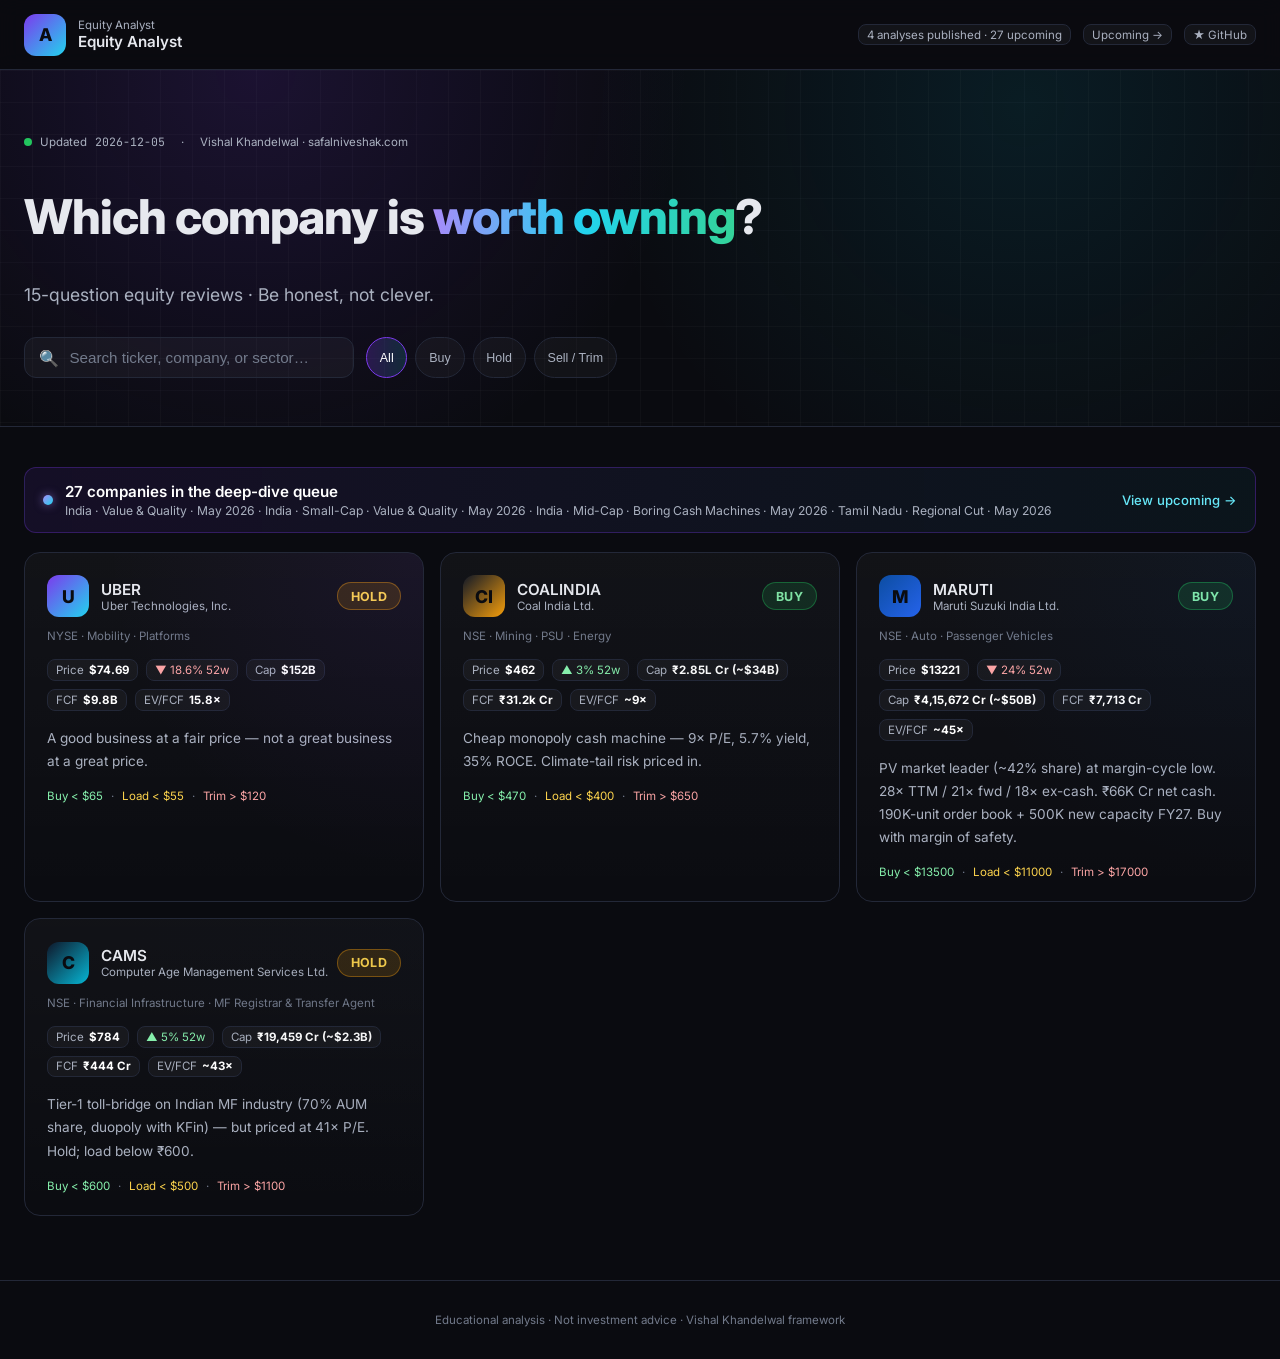
<file: index.html>
<!doctype html>
<html lang="en">
<head>
<meta charset="utf-8" />
<meta name="viewport" content="width=device-width,initial-scale=1" />
<title>Equity Analyst — Stock Picker</title>
<meta name="description" content="A 15-question equity review framework. Pick a stock to see the full analysis." />
<link rel="preconnect" href="https://fonts.googleapis.com">
<link rel="preconnect" href="https://fonts.gstatic.com" crossorigin>
<link href="https://fonts.googleapis.com/css2?family=Inter:wght@300;400;500;600;700;800&family=JetBrains+Mono:wght@400;600&display=swap" rel="stylesheet">
<link rel="stylesheet" href="./assets/css/styles.css">
</head>
<body>
<header class="site-header">
  <div class="container flex ai-c jc-b" style="padding:.85rem 1.5rem;">
    <div class="flex ai-c gap-3">
      <div class="logo" style="background:linear-gradient(135deg,#7c3aed,#22d3ee);">A</div>
      <div>
        <div class="text-xs text-soft">Equity Analyst</div>
        <div class="text-base font-semibold" id="siteTitle">Equity Analyst</div>
      </div>
    </div>
    <div class="flex ai-c gap-3 text-xs text-soft">
      <span id="stockCount" class="stat-pill">— tickers covered</span>
      <a href="./upcoming.html" class="stat-pill" title="Stocks queued for analysis">Upcoming →</a>
      <a href="https://github.com/hariragu/Analyst" target="_blank" class="stat-pill" title="Source on GitHub">★ GitHub</a>
    </div>
  </div>
</header>

<section class="grid-bg" style="border-bottom:1px solid var(--border);">
  <div class="container" style="padding:4rem 1.5rem 3rem;">
    <div class="flex ai-c gap-2 text-xs text-soft mb-3">
      <span class="pulse-dot"></span> Updated <span class="mono" id="lastUpdated"></span>
      <span style="margin:0 .5rem;">·</span> <span id="siteFramework">Vishal Khandelwal · safalniveshak.com</span>
    </div>
    <h1 class="text-5xl font-extrabold tracking-tight leading-tight">
      Which company is <span class="gradient-text">worth owning</span>?
    </h1>
    <p class="mt-3 text-lg text-soft" style="max-width:48rem;" id="siteTagline">A 15-question, three-section investigation across Business, Management, and Price. Pick a stock to read the full analysis.</p>

    <div class="grid md:cols-2 gap-3 mt-8" style="max-width:42rem;">
      <div class="search-box">
        <span class="text-mute">🔍</span>
        <input id="search" type="text" placeholder="Search ticker, company, or sector…" autocomplete="off" />
      </div>
      <div id="filters" class="flex gap-2" style="flex-wrap:wrap;">
        <button class="filter-chip active" data-filter="all">All</button>
        <button class="filter-chip" data-filter="buy">Buy</button>
        <button class="filter-chip" data-filter="hold">Hold</button>
        <button class="filter-chip" data-filter="sell">Sell / Trim</button>
      </div>
    </div>
  </div>
</section>

<main class="container" style="padding:2.5rem 1.5rem 4rem;">
  <div id="upcomingBanner"></div>
  <div id="grid" class="grid md:cols-2 lg:cols-3 gap-4"></div>
  <div id="empty" class="text-center text-mute" style="display:none; padding:2rem;">No matches.</div>
</main>

<footer class="text-center text-xs text-mute" style="padding:2rem 0; border-top:1px solid var(--border);">
  Educational analysis · Not investment advice · <a href="https://safalniveshak.com" target="_blank" class="underline">Vishal Khandelwal framework</a>
</footer>

<script>document.getElementById('lastUpdated').textContent = new Date().toISOString().slice(0,10);</script>
<script type="module" src="./assets/js/index-renderer.js"></script>
</body>
</html>
</file>
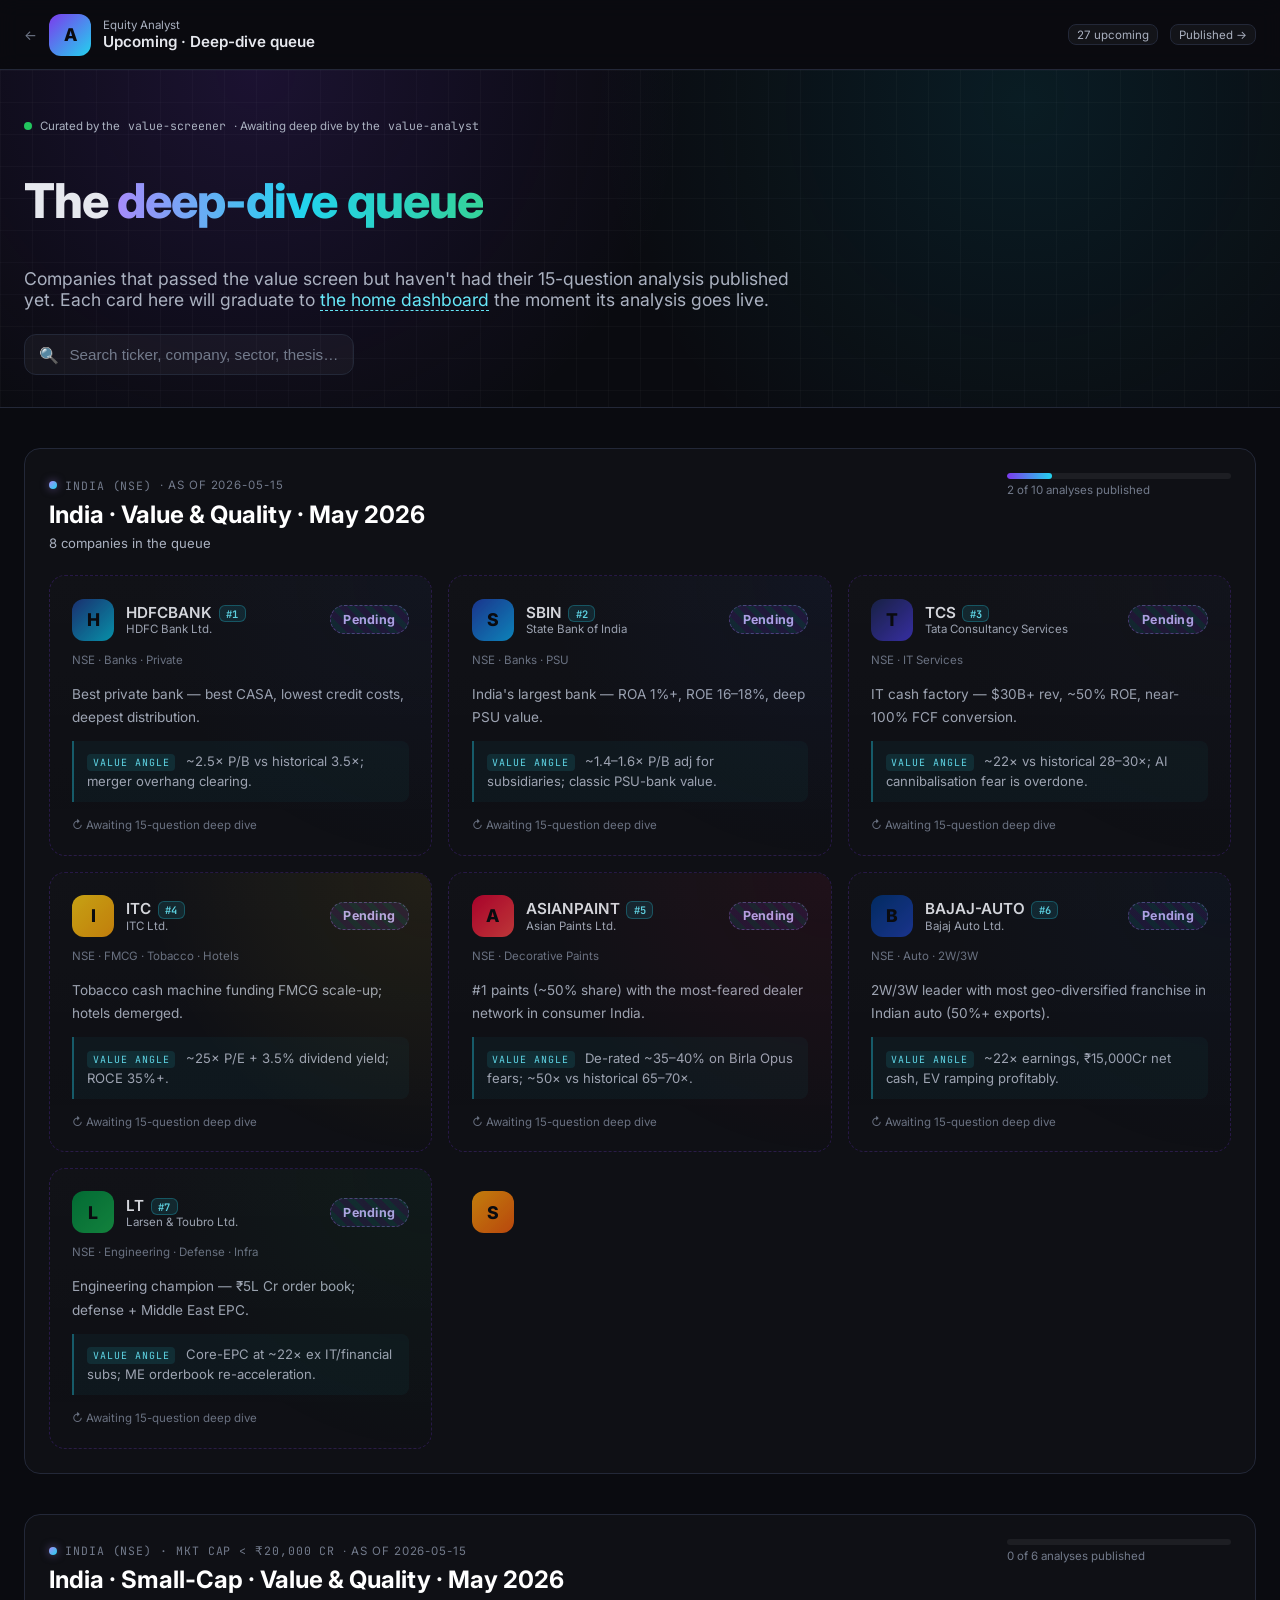
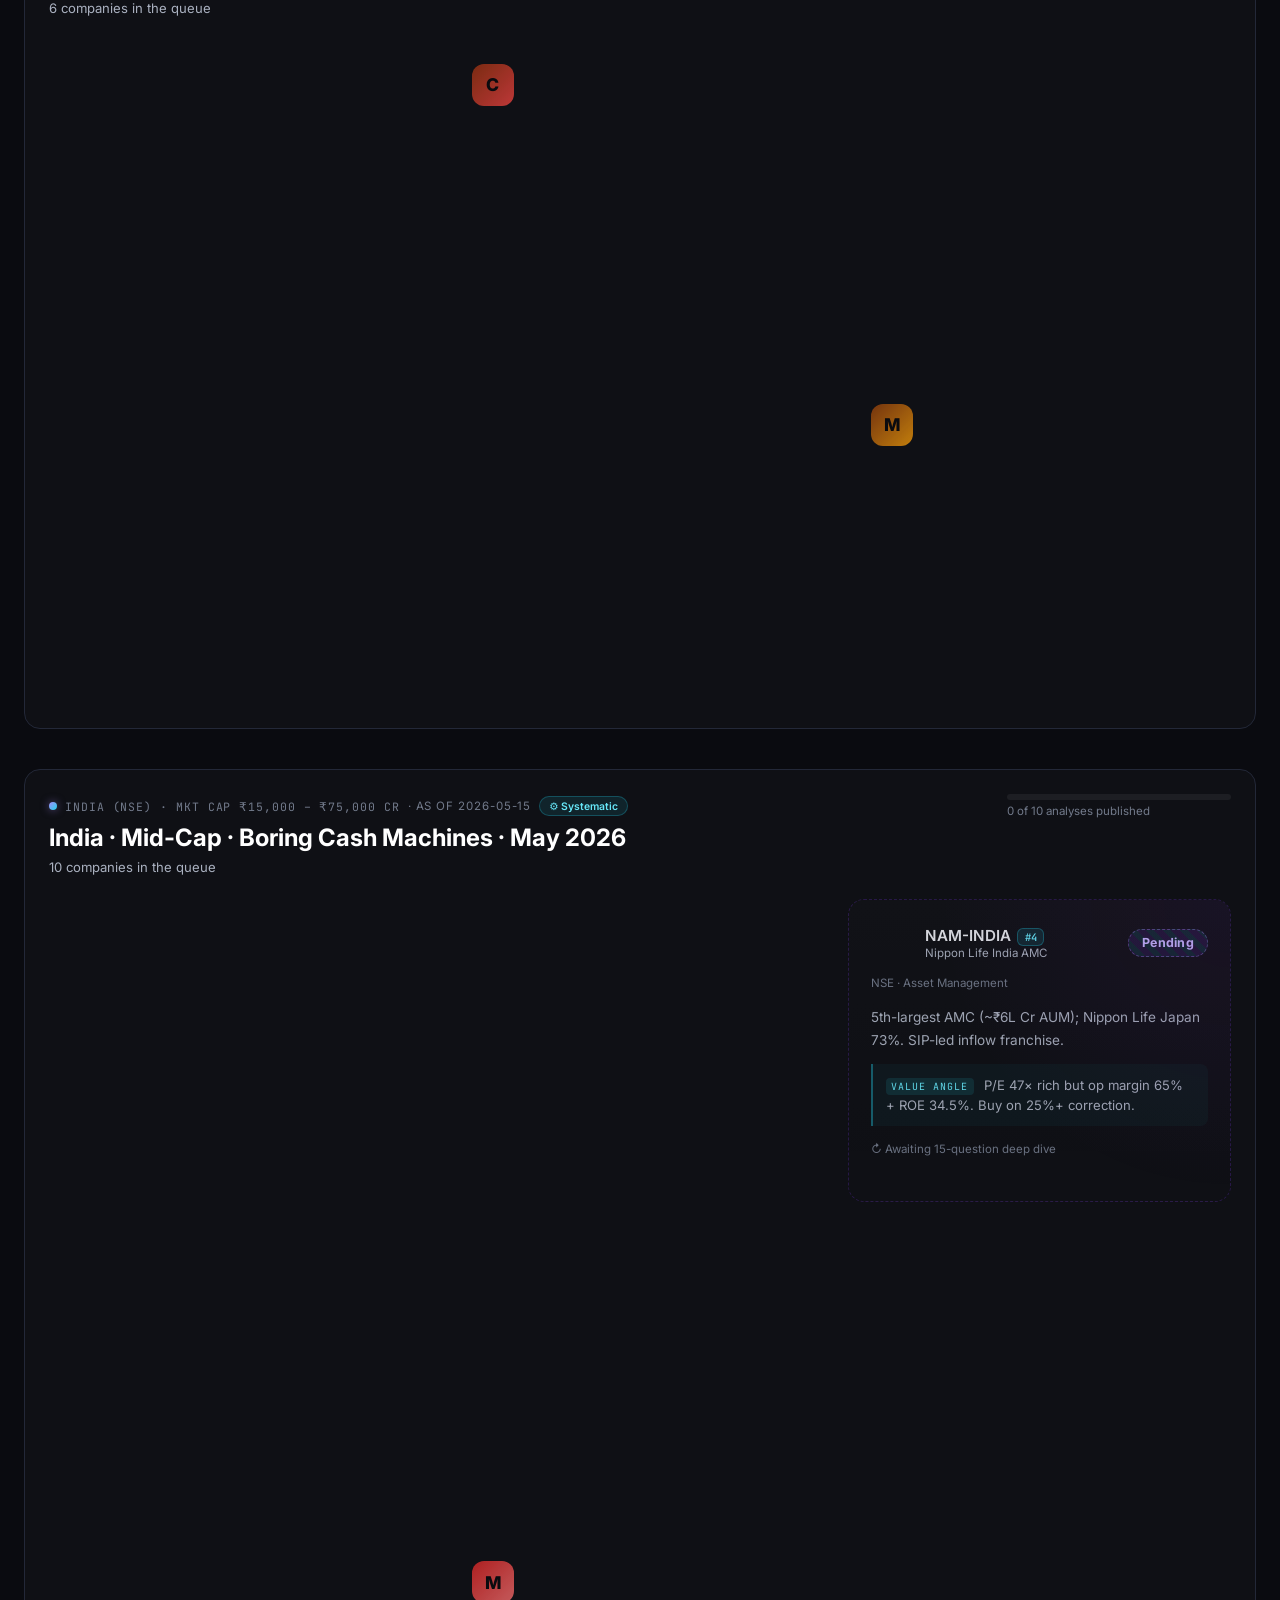
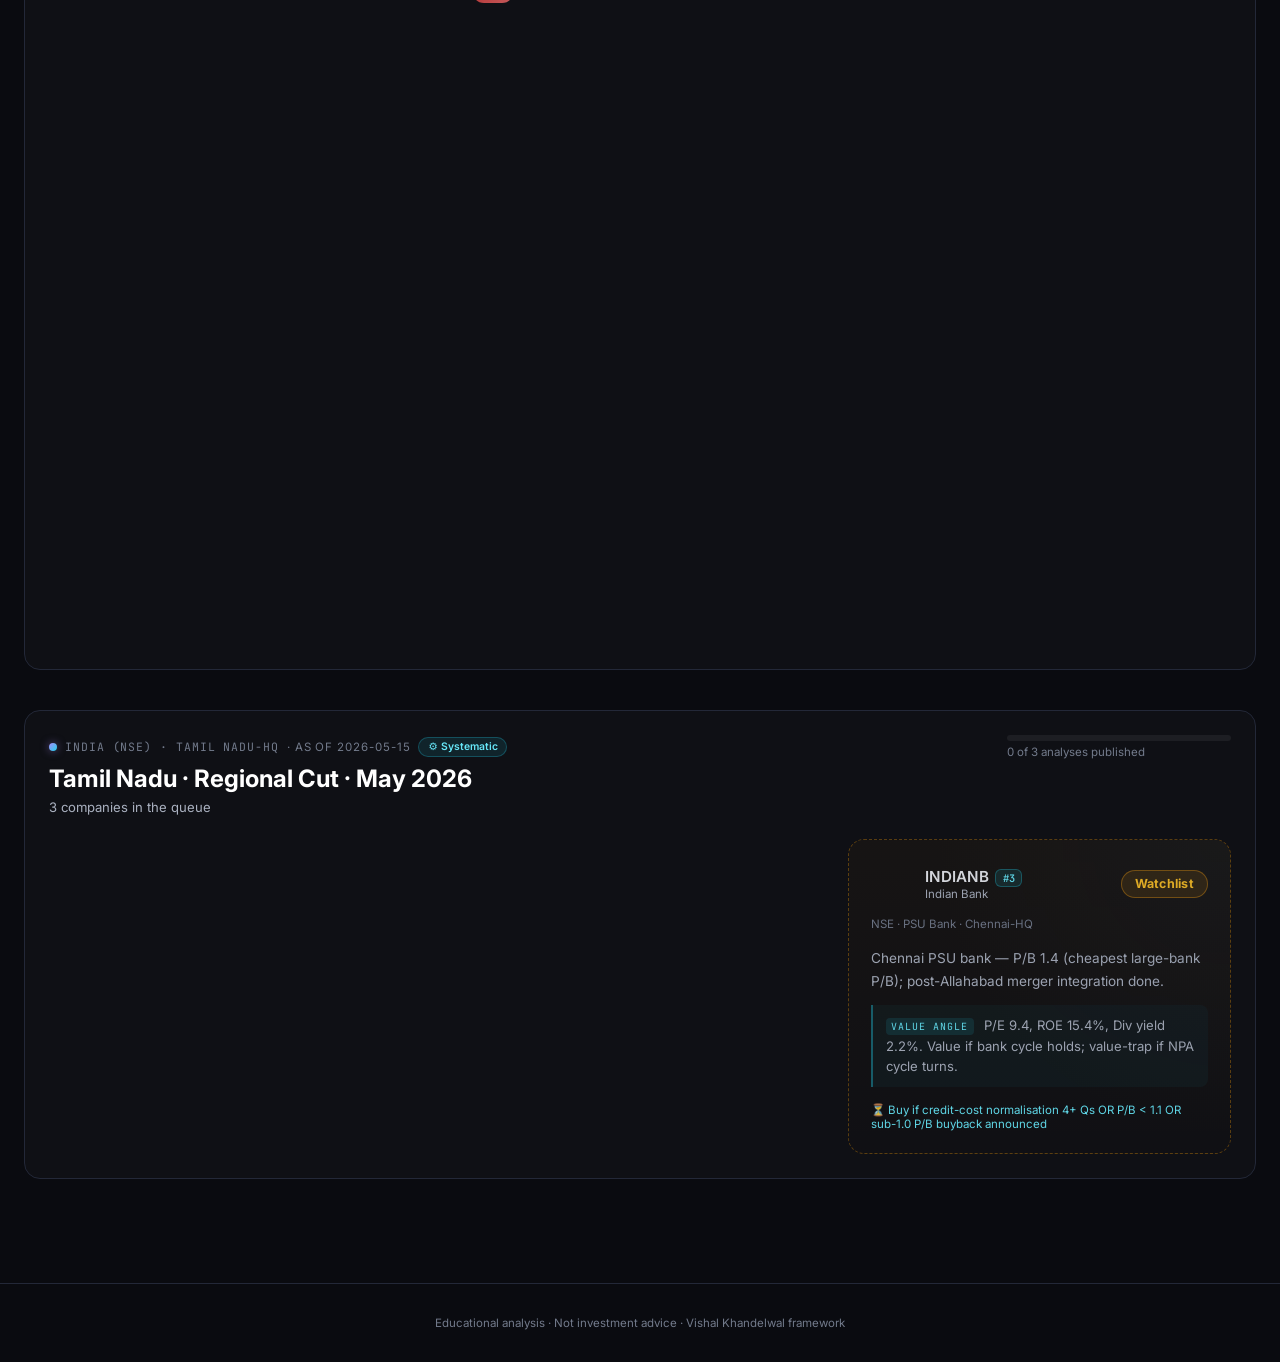
<file: upcoming.html>
<!doctype html>
<html lang="en">
<head>
<meta charset="utf-8" />
<meta name="viewport" content="width=device-width,initial-scale=1" />
<title>Upcoming Analyses — Equity Analyst</title>
<meta name="description" content="Companies queued for the 15-question deep-dive analysis. Curated by screen." />
<link rel="preconnect" href="https://fonts.googleapis.com">
<link rel="preconnect" href="https://fonts.gstatic.com" crossorigin>
<link href="https://fonts.googleapis.com/css2?family=Inter:wght@300;400;500;600;700;800&family=JetBrains+Mono:wght@400;600&display=swap" rel="stylesheet">
<link rel="stylesheet" href="./assets/css/styles.css">
</head>
<body>
<header class="site-header">
  <div class="container flex ai-c jc-b" style="padding:.85rem 1.5rem;">
    <div class="flex ai-c gap-3">
      <a href="./index.html" class="text-mute text-sm" title="Back to published analyses">&larr;</a>
      <div class="logo" style="background:linear-gradient(135deg,#7c3aed,#22d3ee);">A</div>
      <div>
        <div class="text-xs text-soft">Equity Analyst</div>
        <div class="text-base font-semibold">Upcoming · Deep-dive queue</div>
      </div>
    </div>
    <div class="flex ai-c gap-3 text-xs text-soft">
      <span id="upcomingCount" class="stat-pill">— upcoming</span>
      <a href="./index.html" class="stat-pill" title="Published analyses">Published →</a>
    </div>
  </div>
</header>

<section class="grid-bg" style="border-bottom:1px solid var(--border);">
  <div class="container" style="padding:3rem 1.5rem 2rem;">
    <div class="flex ai-c gap-2 text-xs text-soft mb-3">
      <span class="pulse-dot"></span> Curated by the <span class="mono">value-screener</span> · Awaiting deep dive by the <span class="mono">value-analyst</span>
    </div>
    <h1 class="text-5xl font-extrabold tracking-tight leading-tight">
      The <span class="gradient-text">deep-dive queue</span>
    </h1>
    <p class="mt-3 text-lg text-soft" style="max-width:48rem;">
      Companies that passed the value screen but haven't had their 15-question analysis published yet.
      Each card here will graduate to <a href="./index.html" class="text-cyan" style="border-bottom:1px dashed currentColor;">the home dashboard</a> the moment its analysis goes live.
    </p>

    <div class="grid md:cols-2 gap-3 mt-6" style="max-width:42rem;">
      <div class="search-box">
        <span class="text-mute">🔍</span>
        <input id="search" type="text" placeholder="Search ticker, company, sector, thesis…" autocomplete="off" />
      </div>
    </div>
  </div>
</section>

<main class="container" style="padding:2.5rem 1.5rem 4rem;">
  <div id="screenList"></div>
  <div id="empty" class="text-center text-mute" style="display:none; padding:2rem;">No matches.</div>
</main>

<footer class="text-center text-xs text-mute" style="padding:2rem 0; border-top:1px solid var(--border);">
  Educational analysis · Not investment advice · <a href="https://safalniveshak.com" target="_blank" class="underline">Vishal Khandelwal framework</a>
</footer>

<script type="module" src="./assets/js/upcoming-renderer.js"></script>
</body>
</html>
</file>
<file: assets/css/styles.css>
:root{
  --bg:#0a0b10; --bg-soft:#10131c; --bg-card:#151926; --border:#232838;
  --ink:#e6e8ee; --ink-soft:#aab1c0; --ink-mute:#727a8b;
  --accent:#7c3aed; --accent-2:#06b6d4; --pos:#22c55e; --neg:#ef4444; --warn:#f59e0b;
}
*{ box-sizing:border-box; }
html,body{ margin:0; background:var(--bg); color:var(--ink); font-family:'Inter', system-ui, sans-serif; -webkit-font-smoothing:antialiased; }
.mono{ font-family:'JetBrains Mono', monospace; }
a{ color:inherit; text-decoration:none; }

.gradient-text{ background:linear-gradient(90deg,#a78bfa,#22d3ee,#34d399); -webkit-background-clip:text; background-clip:text; color:transparent; }
.glass{ background:linear-gradient(180deg,rgba(255,255,255,0.03),rgba(255,255,255,0.01)); border:1px solid var(--border); backdrop-filter: blur(10px); border-radius:14px; }
.grid-bg{
  background-image:
    radial-gradient(circle at 20% 0%, rgba(124,58,237,0.15), transparent 40%),
    radial-gradient(circle at 80% 10%, rgba(6,182,212,0.10), transparent 40%),
    linear-gradient(rgba(255,255,255,0.025) 1px, transparent 1px),
    linear-gradient(90deg, rgba(255,255,255,0.025) 1px, transparent 1px);
  background-size: auto, auto, 32px 32px, 32px 32px;
}

.chip{ display:inline-flex; align-items:center; gap:.35rem; padding:.18rem .55rem; border-radius:999px; font-size:.72rem; border:1px solid var(--border); background:rgba(255,255,255,.03); color:var(--ink-soft); font-weight:500; }
.chip.pos{ color:#86efac; border-color:rgba(34,197,94,.35); background:rgba(34,197,94,.08); }
.chip.neg{ color:#fca5a5; border-color:rgba(239,68,68,.35); background:rgba(239,68,68,.08); }
.chip.warn{ color:#fcd34d; border-color:rgba(245,158,11,.35); background:rgba(245,158,11,.08); }

.verdict-pill{ font-weight:700; letter-spacing:.02em; padding:.35rem .8rem; border-radius:999px; font-size:.78rem; display:inline-block; }
.badge-buy { background:rgba(34,197,94,.15); color:#86efac; border:1px solid rgba(34,197,94,.4); }
.badge-hold{ background:rgba(245,158,11,.15); color:#fcd34d; border:1px solid rgba(245,158,11,.4); }
.badge-sell{ background:rgba(239,68,68,.15); color:#fca5a5; border:1px solid rgba(239,68,68,.4); }

.qcard{ border-left:3px solid var(--accent); transition: transform .25s ease, border-color .25s; }
.qcard:hover{ transform: translateY(-2px); border-color: var(--accent-2); }
.qnum{ font-family:'JetBrains Mono', monospace; font-weight:600; color:var(--accent-2); font-size:.85rem; }

.scorebar{ height:8px; background:#1c2030; border-radius:999px; overflow:hidden; }
.scorebar > span{ display:block; height:100%; background:linear-gradient(90deg,#7c3aed,#22d3ee); }

.navlink{ color:var(--ink-mute); border-left:2px solid transparent; padding:.35rem .7rem; display:block; font-size:.82rem; }
.navlink:hover{ color:var(--ink); }
.navlink.active{ color:#fff; border-left-color:var(--accent); background:linear-gradient(90deg, rgba(124,58,237,.15), transparent); }

table.kv{ width:100%; border-collapse:collapse; }
table.kv td{ padding:.5rem .25rem; border-bottom:1px dashed var(--border); font-size:.88rem; }
table.kv td:last-child{ text-align:right; color:#fff; font-weight:500; }
table.kv td:first-child{ color:var(--ink-soft); }

.fade-in{ opacity:0; transform: translateY(12px); transition: all .6s ease; }
.fade-in.visible{ opacity:1; transform: translateY(0); }

.scrollnav::-webkit-scrollbar{ width:6px; }
.scrollnav::-webkit-scrollbar-thumb{ background:#2a2f42; border-radius:4px; }

.pulse-dot{ width:8px; height:8px; border-radius:999px; background:#22c55e; box-shadow:0 0 0 0 rgba(34,197,94,.7); animation: pulse 1.8s infinite; display:inline-block; }
@keyframes pulse{ 0%{ box-shadow:0 0 0 0 rgba(34,197,94,.55); } 70%{ box-shadow:0 0 0 10px rgba(34,197,94,0); } 100%{ box-shadow:0 0 0 0 rgba(34,197,94,0); } }

.sec-title{ font-size: 2rem; font-weight:800; letter-spacing:-.02em; margin:.4rem 0 0 0; }
.q-title{ font-size:1.05rem; font-weight:600; color:#fff; margin-top:2px; }
.q-sub{ color:var(--ink-soft); font-size:.78rem; margin-top:2px; }
.q-answer{ display:flex; gap:.6rem; align-items:flex-start; padding:.65rem .85rem; border-left:2px solid var(--accent-2); background:linear-gradient(90deg, rgba(6,182,212,.10), rgba(6,182,212,.02)); border-radius:0 8px 8px 0; }
.q-answer-label{ flex:0 0 auto; font-family:'JetBrains Mono', monospace; font-size:.65rem; letter-spacing:.08em; text-transform:uppercase; color:#22d3ee; padding-top:.15rem; }
.q-answer-text{ flex:1 1 auto; font-size:.92rem; color:#e6e8ee; font-weight:500; line-height:1.45; }

.bullet-row{ display:flex; gap:.5rem; padding:.25rem 0; font-size:.92rem; line-height:1.55; }
.bullet-row .mark{ flex:0 0 auto; }

.risk-row td{ padding:.55rem .75rem; border-bottom:1px solid var(--border); font-size:.85rem; }

/* ===== Landing page ===== */
.stock-card{
  position:relative; padding:1.4rem; border-radius:16px;
  border:1px solid var(--border);
  background:linear-gradient(180deg,rgba(255,255,255,0.03),rgba(255,255,255,0.005));
  transition: transform .25s ease, border-color .25s, box-shadow .25s;
  cursor:pointer; overflow:hidden;
}
.stock-card:hover{ transform: translateY(-4px); border-color: var(--accent-2); box-shadow: 0 12px 40px rgba(124,58,237,0.25); }
.stock-card::before{
  content:''; position:absolute; inset:0; opacity:.08; pointer-events:none;
  background: radial-gradient(circle at 100% 0%, var(--logo-from, #7c3aed), transparent 60%);
}
.logo{ width:42px; height:42px; border-radius:12px; display:flex; align-items:center; justify-content:center; font-weight:800; color:#0a0b10; font-size:1.1rem; }
.stat-pill{ display:inline-flex; align-items:center; gap:.3rem; padding:.18rem .5rem; border-radius:8px; font-size:.72rem; background:rgba(255,255,255,.04); border:1px solid var(--border); color:var(--ink-soft); }

/* utility */
.container{ max-width:80rem; margin:0 auto; padding:0 1.5rem; }
.flex{ display:flex; } .ai-c{ align-items:center; } .jc-b{ justify-content:space-between; }
.gap-2{ gap:.5rem; } .gap-3{ gap:.75rem; } .gap-4{ gap:1rem; } .gap-6{ gap:1.5rem; } .gap-10{ gap:2.5rem; }
.mt-1{ margin-top:.25rem; } .mt-2{ margin-top:.5rem; } .mt-3{ margin-top:.75rem; } .mt-4{ margin-top:1rem; } .mt-6{ margin-top:1.5rem; } .mt-8{ margin-top:2rem; } .mt-10{ margin-top:2.5rem; } .mt-12{ margin-top:3rem; }
.mb-2{ margin-bottom:.5rem; } .mb-3{ margin-bottom:.75rem; } .mb-4{ margin-bottom:1rem; }
.p-4{ padding:1rem; } .p-5{ padding:1.25rem; } .p-6{ padding:1.5rem; }
.text-xs{ font-size:.72rem; } .text-sm{ font-size:.85rem; } .text-base{ font-size:.95rem; } .text-lg{ font-size:1.1rem; } .text-xl{ font-size:1.3rem; } .text-2xl{ font-size:1.6rem; } .text-3xl{ font-size:2rem; } .text-5xl{ font-size:3rem; } .text-6xl{ font-size:3.6rem; }
.font-bold{ font-weight:700; } .font-semibold{ font-weight:600; } .font-extrabold{ font-weight:800; }
.text-mute{ color:var(--ink-mute); } .text-soft{ color:var(--ink-soft); }
.text-pos{ color:#86efac; } .text-neg{ color:#fca5a5; } .text-warn{ color:#fcd34d; } .text-cyan{ color:#67e8f9; }
.uppercase{ text-transform:uppercase; } .tracking-wider{ letter-spacing:.08em; } .tracking-tight{ letter-spacing:-.02em; }
.grid{ display:grid; }
.cols-2{ grid-template-columns: repeat(2, minmax(0,1fr)); }
.cols-3{ grid-template-columns: repeat(3, minmax(0,1fr)); }
.cols-4{ grid-template-columns: repeat(4, minmax(0,1fr)); }
.cols-6{ grid-template-columns: repeat(6, minmax(0,1fr)); }
.rounded{ border-radius:10px; } .rounded-lg{ border-radius:14px; } .rounded-xl{ border-radius:18px; } .rounded-full{ border-radius:999px; }
.border{ border:1px solid var(--border); }
.text-center{ text-align:center; } .text-right{ text-align:right; }
.w-full{ width:100%; }
.overflow-x-auto{ overflow-x:auto; }
.leading-tight{ line-height:1.15; } .leading-relaxed{ line-height:1.7; }
.hidden{ display:none; }
@media(min-width: 768px){
  .md\:cols-2{ grid-template-columns: repeat(2, minmax(0,1fr)); }
  .md\:cols-3{ grid-template-columns: repeat(3, minmax(0,1fr)); }
  .md\:cols-6{ grid-template-columns: repeat(6, minmax(0,1fr)); }
  .md\:flex-row{ flex-direction:row; }
  .md\:block{ display:block; }
}
@media(min-width: 1024px){
  .lg\:cols-2{ grid-template-columns: repeat(2, minmax(0,1fr)); }
  .lg\:cols-3{ grid-template-columns: repeat(3, minmax(0,1fr)); }
  .lg\:cols-4{ grid-template-columns: repeat(4, minmax(0,1fr)); }
  .lg\:flex{ display:flex; }
  .lg\:block{ display:block; }
}
.flex-col{ flex-direction:column; }
.flex-1{ flex:1; }
.sticky{ position:sticky; }
.top-24{ top:6rem; }
.self-start{ align-self:flex-start; }
.max-h-80vh{ max-height:80vh; }
.overflow-y-auto{ overflow-y:auto; }

/* header */
.site-header{ position:sticky; top:0; z-index:30; background:rgba(10,11,16,0.7); backdrop-filter: blur(10px); border-bottom:1px solid var(--border); }

/* search */
.search-box{ display:flex; align-items:center; gap:.5rem; padding:.6rem .9rem; border-radius:12px; background:rgba(255,255,255,.04); border:1px solid var(--border); width:100%; }
.search-box input{ background:transparent; border:0; outline:0; color:var(--ink); flex:1; font-size:.95rem; }
.search-box input::placeholder{ color:var(--ink-mute); }

/* tabs/filter chips */
.filter-chip{ padding:.35rem .8rem; border-radius:999px; font-size:.78rem; border:1px solid var(--border); background:rgba(255,255,255,.03); color:var(--ink-soft); cursor:pointer; transition:.2s; }
.filter-chip:hover{ color:#fff; border-color:var(--accent-2); }
.filter-chip.active{ background: linear-gradient(90deg, rgba(124,58,237,.25), rgba(34,211,238,.15)); color:#fff; border-color:var(--accent); }

/* loader */
.skeleton{ background:linear-gradient(90deg, rgba(255,255,255,0.04), rgba(255,255,255,0.08), rgba(255,255,255,0.04)); background-size: 200% 100%; animation: sheen 1.6s infinite; border-radius:8px; }
@keyframes sheen{ 0%{ background-position: 200% 0; } 100%{ background-position: -200% 0; } }

.coming-soon{
  border:1px dashed var(--border); padding:1.5rem; border-radius:16px; text-align:center; color:var(--ink-mute);
  background:repeating-linear-gradient(45deg, rgba(255,255,255,0.01), rgba(255,255,255,0.01) 10px, transparent 10px, transparent 20px);
}

/* ===== Pending (screened-but-not-analyzed) cards ===== */
.stock-card.pending{
  cursor: default;
  background:linear-gradient(180deg,rgba(255,255,255,0.015),rgba(255,255,255,0.002));
  border-style: dashed;
  border-color: rgba(124,58,237,.25);
  opacity: .92;
}
.stock-card.pending:hover{
  transform: translateY(-1px);
  border-color: rgba(34,211,238,.45);
  box-shadow: 0 6px 24px rgba(124,58,237,0.12);
}
.stock-card.pending .logo{ opacity:.85; }
.badge-pending{
  background: repeating-linear-gradient(45deg, rgba(124,58,237,0.15), rgba(124,58,237,0.15) 6px, rgba(34,211,238,0.12) 6px, rgba(34,211,238,0.12) 12px);
  color:#c4b5fd; border:1px dashed rgba(167,139,250,.4);
}
.badge-watchlist{
  background: rgba(245, 158, 11, 0.12);
  color: #fbbf24;
  border: 1px solid rgba(245, 158, 11, 0.4);
}
.stock-card.watchlist{
  border-color: rgba(245, 158, 11, 0.35);
  background: linear-gradient(180deg, rgba(245,158,11,0.04), rgba(245,158,11,0.01));
}
.stock-card.watchlist:hover{
  border-color: rgba(245, 158, 11, 0.6);
  box-shadow: 0 6px 24px rgba(245, 158, 11, 0.18);
}
.rank-badge{
  display:inline-block; margin-left:.4rem; padding:.05rem .4rem; border-radius:6px;
  font-family:'JetBrains Mono', monospace; font-size:.65rem; font-weight:600;
  background: rgba(34,211,238,.12); color:#67e8f9; border:1px solid rgba(34,211,238,.3);
}
.value-angle{
  font-size:.82rem; color: var(--ink-soft); line-height:1.55;
  padding:.65rem .8rem; border-left:2px solid rgba(34,211,238,.4);
  background: rgba(34,211,238,0.04); border-radius:0 8px 8px 0;
}
.value-angle .va-label{
  display:inline-block; font-family:'JetBrains Mono', monospace; font-size:.62rem;
  text-transform: uppercase; letter-spacing:.1em; color:#67e8f9; margin-right:.4rem;
  padding:.05rem .35rem; background:rgba(34,211,238,.12); border-radius:4px;
}

/* Screens banner */
#screensBanner{ display:flex; gap:.5rem; flex-wrap:wrap; margin:.5rem 0 1rem; }
.screen-chip{
  display:inline-flex; align-items:center; gap:.5rem;
  padding:.45rem .8rem; border-radius:10px;
  background: linear-gradient(90deg, rgba(124,58,237,.1), rgba(34,211,238,.06));
  border: 1px solid rgba(124,58,237,.3); font-size:.8rem; color: var(--ink-soft);
}
.screen-chip strong{ color:#fff; font-weight:600; }
.screen-dot{
  width:8px; height:8px; border-radius:999px;
  background: linear-gradient(135deg,#a78bfa,#22d3ee);
  box-shadow: 0 0 8px rgba(167,139,250,.5);
}

/* ===== Citations ===== */
sup.cite{
  font-size:.62rem; line-height:1; margin-left:.12rem; vertical-align: super;
}
sup.cite a{
  display:inline-block; padding:0 .28rem; border-radius:4px;
  background: rgba(34,211,238,0.12); color:#67e8f9; font-weight:600;
  border:1px solid rgba(34,211,238,0.25); text-decoration:none;
  transition: background .15s, color .15s;
}
sup.cite a:hover{
  background: rgba(34,211,238,0.25); color:#a5f3fc;
  border-color: rgba(34,211,238,0.5);
}
sup.cite-missing{
  color:#fca5a5; padding:0 .25rem; border-radius:4px;
  background: rgba(239,68,68,.1); border:1px solid rgba(239,68,68,.3);
  font-weight:600; font-size:.62rem;
}

/* ===== Sources / Bibliography ===== */
.src-groups{ display:flex; flex-direction:column; gap:1.5rem; }
.src-group-title{
  font-size:.78rem; text-transform: uppercase; letter-spacing:.1em;
  color: var(--ink-soft); margin-bottom:.6rem;
  padding-bottom:.4rem; border-bottom:1px solid var(--border);
}
.src-list{
  list-style:none; padding:0; margin:0;
  display:flex; flex-direction:column; gap:.6rem;
}
.src-row{
  display:flex; gap:.75rem; padding:.7rem .85rem;
  background: rgba(255,255,255,0.02); border:1px solid var(--border); border-radius:10px;
  scroll-margin-top: 6rem;
  transition: background .3s, border-color .3s, transform .15s;
}
.src-row:hover{ border-color: rgba(34,211,238,.35); }
.src-row.src-flash{
  background: rgba(34,211,238,0.10);
  border-color: rgba(34,211,238,.6);
  animation: src-glow 1.4s ease-out;
}
@keyframes src-glow{
  0%{ box-shadow: 0 0 0 0 rgba(34,211,238,.5); }
  60%{ box-shadow: 0 0 0 8px rgba(34,211,238,0); }
  100%{ box-shadow: 0 0 0 0 rgba(34,211,238,0); }
}
.src-num{
  font-family: 'JetBrains Mono', monospace; font-size:.78rem; font-weight:600;
  color:#67e8f9; flex:0 0 auto; padding-top:.05rem;
}
.src-body{ flex:1; min-width:0; }
.src-title{
  font-size:.92rem; font-weight:500; color: #e6e8ee; word-break: break-word;
  border-bottom: 1px dashed transparent; transition: color .15s, border-color .15s;
}
.src-title:hover{ color:#a5f3fc; border-bottom-color: rgba(34,211,238,.4); }
.src-title::after{
  content: ' ↗'; font-size:.72rem; color: var(--ink-mute);
}
.src-meta{
  font-size:.72rem; color: var(--ink-mute); margin-top:.2rem;
  display:flex; gap:.35rem; flex-wrap:wrap;
}
.src-pub{ color: var(--ink-soft); font-weight:500; }
.src-note{
  font-size:.78rem; color: var(--ink-soft); margin-top:.3rem; line-height:1.5;
  font-style: italic;
}

/* ===== Upcoming banner (home page) ===== */
.upcoming-banner{
  display:flex; align-items:center; justify-content:space-between; gap:1rem;
  padding:.85rem 1.1rem; margin:0 0 1.2rem;
  background: linear-gradient(90deg, rgba(124,58,237,.10), rgba(34,211,238,.05));
  border: 1px solid rgba(124,58,237,.3); border-radius: 12px;
  text-decoration: none; color: inherit; transition: border-color .15s, transform .15s, background .15s;
}
.upcoming-banner:hover{
  border-color: rgba(34,211,238,.5);
  background: linear-gradient(90deg, rgba(124,58,237,.16), rgba(34,211,238,.08));
  transform: translateY(-1px);
}
.upcoming-banner .ub-left{ display:flex; align-items:center; gap:.75rem; }
.upcoming-banner .ub-dot{
  width:10px; height:10px; border-radius:999px; flex:0 0 auto;
  background: linear-gradient(135deg, #a78bfa, #22d3ee);
  box-shadow: 0 0 10px rgba(167,139,250,.6);
  animation: pulse-soft 2s infinite;
}
.upcoming-banner .ub-title{
  font-size:.95rem; font-weight:600; color:#fff;
}
.upcoming-banner .ub-sub{
  font-size:.76rem; color: var(--ink-soft); margin-top:.15rem;
}
.upcoming-banner .ub-cta{
  font-size:.82rem; font-weight:500; color:#67e8f9; white-space:nowrap;
}
@keyframes pulse-soft{
  0%,100%{ opacity:1; }
  50%{ opacity:.5; }
}

/* ===== Empty state (home page) ===== */
.empty-state{
  display:flex; flex-direction:column; align-items:center; justify-content:center;
  gap:.25rem; padding:3rem 1.5rem; text-align:center;
  border:1px dashed var(--border); border-radius:14px;
  background: rgba(255,255,255,0.015);
}
.upcoming-cta{
  display:inline-block; margin-top:1rem; padding:.55rem 1rem;
  border-radius:10px; text-decoration:none; font-weight:500; font-size:.85rem;
  color:#fff;
  background: linear-gradient(90deg, rgba(124,58,237,.4), rgba(34,211,238,.3));
  border:1px solid rgba(124,58,237,.5);
  transition: transform .15s, box-shadow .15s, border-color .15s;
}
.upcoming-cta:hover{
  transform: translateY(-1px);
  border-color: rgba(34,211,238,.6);
  box-shadow: 0 4px 16px -4px rgba(34,211,238,.3);
}

/* ===== Upcoming page · screen sections ===== */
.screen-section{
  margin: 0 0 2.5rem;
  padding: 1.5rem; border-radius: 16px;
  background: rgba(255,255,255,0.02); border:1px solid var(--border);
}
.screen-section + .screen-section{ margin-top: 2rem; }
.screen-header{
  display:flex; align-items:flex-start; justify-content:space-between; gap:1.5rem;
  flex-wrap:wrap;
}
.screen-meta{
  display:inline-flex; align-items:center; gap:.5rem;
  font-size:.72rem; text-transform: uppercase; letter-spacing:.08em;
  margin-bottom:.5rem;
  flex-wrap: wrap;
}
.method-badge{
  display: inline-flex; align-items: center; gap: .25rem;
  padding: .15rem .55rem;
  border-radius: 99px;
  font-size: .65rem;
  font-weight: 600;
  text-transform: none;
  letter-spacing: 0;
  background: rgba(34, 211, 238, 0.10);
  color: #67e8f9;
  border: 1px solid rgba(34, 211, 238, 0.25);
}
.screen-title{
  font-size:1.5rem; font-weight:700; color:#fff; line-height:1.2;
  margin: 0;
}
.screen-count{
  font-size:.82rem; color: var(--ink-soft); margin:.35rem 0 0;
}
.screen-progress{
  flex: 0 0 14rem; min-width: 12rem;
}
.screen-progress-bar{
  width:100%; height:6px; background: rgba(255,255,255,0.06); border-radius:99px; overflow:hidden;
}
.screen-progress-bar > span{
  display:block; height:100%;
  background: linear-gradient(90deg, #7c3aed, #22d3ee);
  border-radius:99px;
}
</file>
